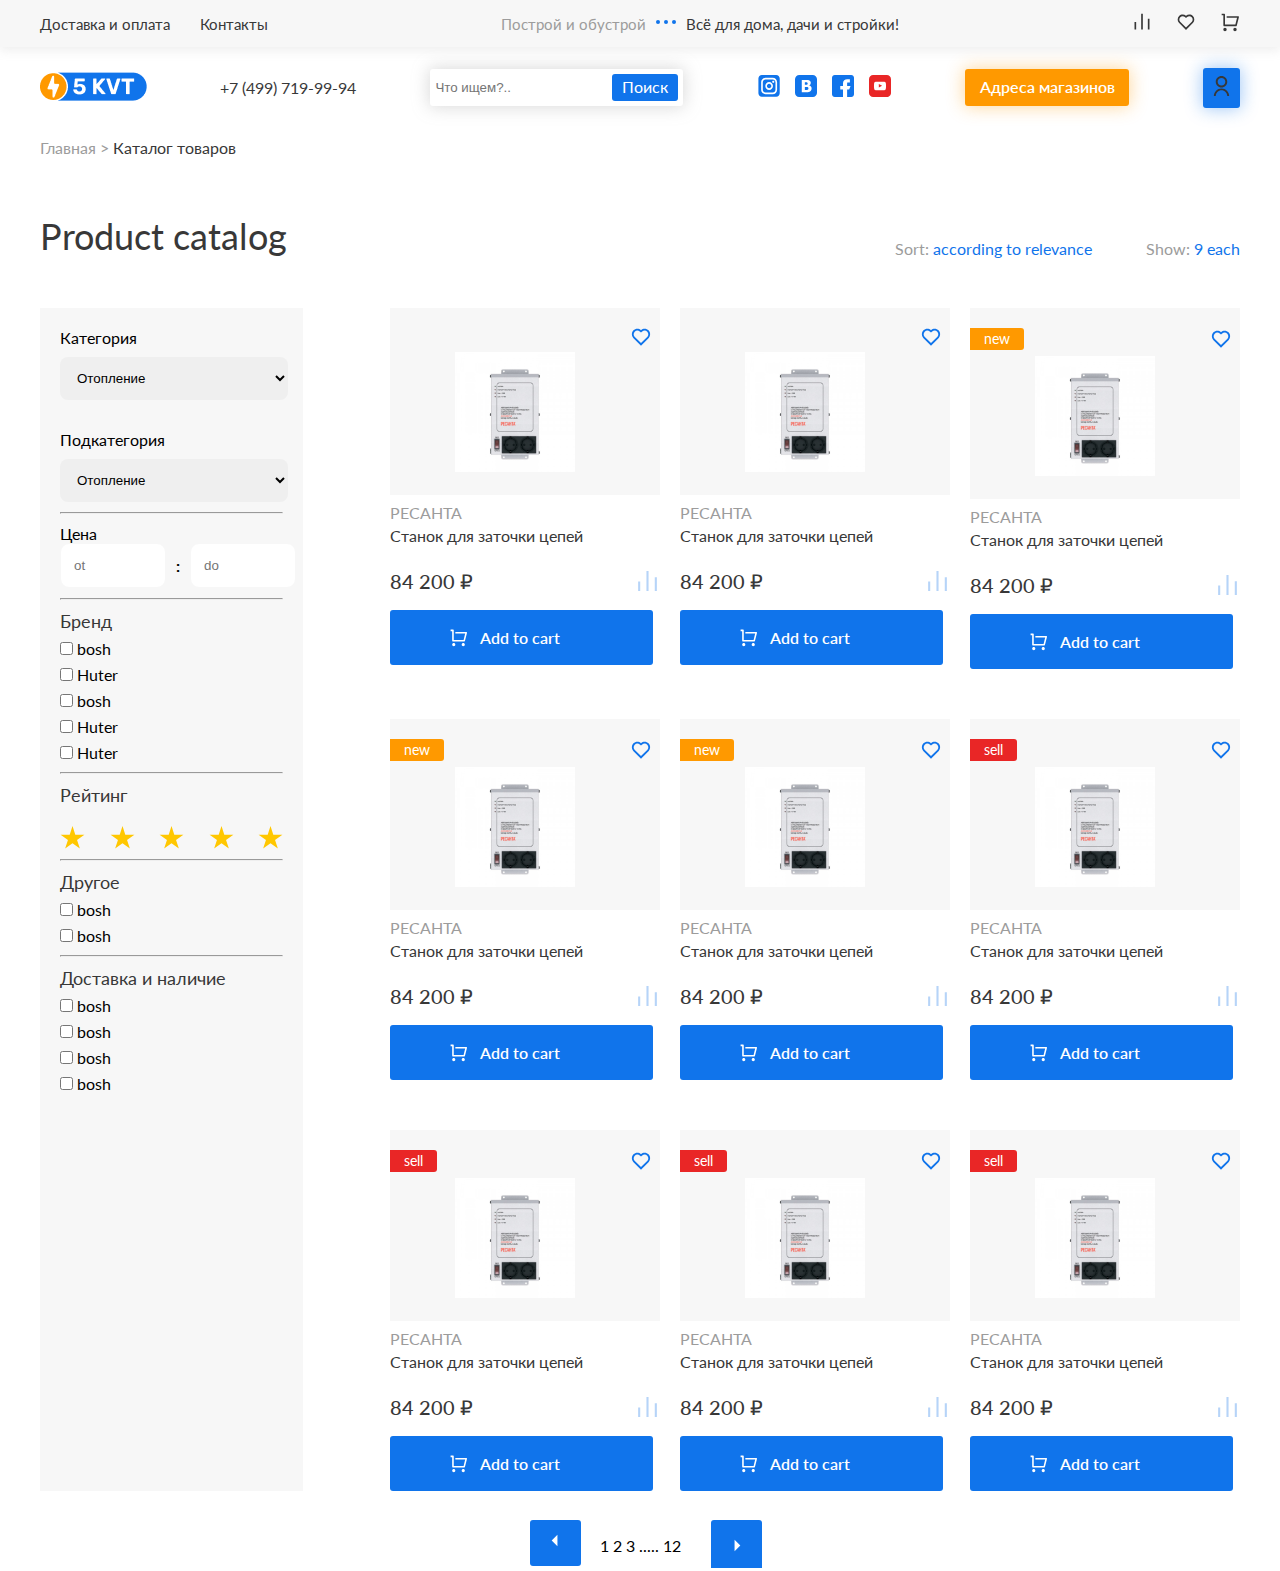
<file: catalog.html>
<!DOCTYPE html>
<html lang="en">

<head>
    <meta charset="UTF-8" />
    <meta name="viewport" content="width=device-width, initial-scale=1.0" />
    <link rel="stylesheet" href="./css/main.css" />
    <title>Document</title>
</head>

<body>
  <body>
  <!-- header part -->
  <header>
    <section class="header__top">
      <div class="container">
        <!-- header top wrapper  -->
        <div class="header__top-block">
          <!-- header top address  and contact  -->
          <ul class="header__top-link">
            <li class="header__top-item">
              <a href="#home">Доставка и оплата</a>
            </li>
            <li class="header__top-item">
              <a href="#home">Контакты</a>
            </li>
          </ul>
          <!-- header top  center  -->
          <div class="header__top-center">
            <span class="header__top-text">Построй и обустрой</span>
            <div class="header__top-dots">
              <span class="header__top-dot"></span>
              <span class="header__top-dot"></span>
              <span class="header__top-dot"></span>
            </div>
            <span class="header__top-text2">Всё для дома, дачи и стройки!</span>
          </div>
          <!-- header top right  -->
          <div class="header__top-right">
            <a href="#">
              <img src="./imgs/chart.svg" alt="Chart">
            </a>
            <a href="#home">
              <img src="./imgs/likes.svg" alt="">
            </a>
            <a href="#home">
              <img src="./imgs/trash.svg" alt="">
            </a>
          </div>

        </div>
      </div>
    </section>
    <!-- sevtion header  top finished  -->

    <!-- section headder top start  -->
    <section class="header__nav">
      <div class="container">
        <nav>
          <!-- header nav wrapper  -->
          <ul class="header__nav-items">
            <!-- header nav item logo 1 -->
            <li id="order" class="nav__logo-togle">
              <a class="nav__item-imgs" href="index.html">
                <img src="./imgs/brand-logo.png" alt="5KVT logo">
              </a>
              <!-- menu min width view  7-->
              <div id="order" class="nav__item-togle">
                <a class="nav__togle-icon" href="#home">
                  <img src="./imgs/chart.svg" alt="icon">
                </a>
                <a class="nav__togle-icon" href="#home">
                  <img src="./imgs/likes.svg" alt="icon">
                </a>
                <a class="nav__togle-icon" href="#home">
                  <img src="./imgs/trash.svg" alt="icon">
                </a>
                <a class="nav__togle-icon" href="#home">
                  <img src="./imgs/user-black.svg" alt="icon">
                </a>
                <a class="nav__togle-icon togle-primary" href="#home">
                  <img src="./imgs/menu-btn.png" alt="icon">
                </a>
              </div>
            </li>
            <!-- header item phone 2 -->
            <li id="order" class="nav__item-contact">
              <a class="nav__item" href="tel:+7 (499) 719-99-94">
                +7 (499) 719-99-94
              </a>
              <a class="nav__item-email" href="mailto:info@5kvt.ru">info@5kvt.ru</a>
            </li>
            <!-- header nav search action  3-->
            <li id="order" class="nav__item nav__item-search">
              <input class="nav__action-search" type="search" placeholder="Что ищем?..">
              <span class="nav__item-action">Поиск</span>
            </li>
            <!-- header nav social network icon 4 -->
            <li id="order" class="nav__item-social">
              <a class="nav__item-icon" href="#home">
                <img src="./imgs/nav-instagram.svg" alt="instagram icon">
              </a>
              <a class="nav__item-icon" href="#home">
                <img src="./imgs/nav-b.svg" alt="b icon">
              </a>
              <a class="nav__item-icon" href="#home">
                <img src="./imgs/nav-facebook.svg" alt="facebook  icon">
              </a>
              <a class="nav__item-icon" href="#home">
                <img src="./imgs/nav-youtube.svg" alt="yourube  icon">
              </a>
            </li>
            <!-- header nav action address  5-->

            <li id="order" class="nav__actions">
              <a href="#home" class="nav__action">
                Адреса магазинов
              </a>
            </li>
            <!-- nav user action  6-->
            <li id="order" class="nav__user-primary">
              <a class="nav__user-icon" href="#home">
                <img src="./imgs/user.svg" alt="">
              </a>
            </li>
          </ul>
        </nav>
      </div>
    </section>
  </header>
    <main class="catalog__main">
        <section class="catalog__hero">
            <div class="container">
                <div class="catalog__hero_block">
                    <p class="catalog__hero_text">
                        Главная > <span class="catalog__hero_span">Каталог товаров</span>
                    </p>
                    <div class="catalog__hero_title_block">
                        <h2 class="catalog__hero_block_title">Product catalog</h2>
                        <div class="catalog__item_hero_block">
                            <div class="catalog_hero_spans">
                                <div class="sppa">
                                    <span class="catalog__hero_text"> Sort:</span>
                                    <span class="catal__spa nn"> according to relevance</span>
                                </div>
                                <img class="catalog__img_button" src="./imgs/catalog_header_button.svg" alt="img" />
                            </div>
                            <div class="catalog__hero_span_block">
                                <span class="catalog__hero_text ml">Show:</span>
                                <span class="catal__spa"> 9 each</span>
                            </div>
                        </div>
                    </div>
                </div>
            </div>
        </section>
        <section class="catalog__prodac">
            <div class="container">
                <div class="catalog__praduc_block">
                    <ul class="catalog__praduc_list">
                        <li class="catalog__prodac_item">
                            <div class="catalog__pradac_item_img_block">
                                <div class="catalog_praductt">
                                    <span class="catalog__praduc__item_span">new</span>
                                    <img class="nnnn" src="./imgs/catalog_praduck_item.svg" alt="lin7k" />
                                </div>
                                <img class="catalog__pradac_item_img" src="./imgs/catalog_ul_mobile.png" alt="img" />
                            </div>
                            <h3 class="catalog__praduc__item_title">РЕСАНТА</h3>
                            <p class="catalog__praduck__item_text">
                                Стабилизатор <br /> напряжения
                            </p>
                            <h2 class="catalog__item_button_title">7 185 ₽</h2>
                            <div class="catalog__item_block_link">
                                <a class="catalog__item_link" href="#"> Add to cart</a>
                                <a class="catalog__item_link_" href="#">|||</a>
                            </div>
                        </li>
                        <li class="catalog__prodac_item">
                            <div class="catalog__pradac_item_img_block">
                                <div class="catalog_praductt">
                                    <span class="catalog__praduc__item_span red">sell</span>
                                    <img class="nnnn" src="./imgs/catalog_praduck_item.svg" alt="lin7k" />
                                </div>
                                <img class="catalog__pradac_item_img" src="./imgs/catalog_ul_mobile.png" alt="img" />
                            </div>
                            <h3 class="catalog__praduc__item_title">РЕСАНТА</h3>
                            <p class="catalog__praduck__item_text">Стабилизатор</p>
                            <div class="catalog__pradact_item_buton_title_block">
                                <h2 class="catalog__item_button_title">84 200 ₽</h2>
                                <h2 class="catalog__item_button_title active">84 200 ₽</h2>
                            </div>
                            <div class="catalog__item_block_link">
                                <a class="catalog__item_link" href="#"> Add to cart</a>
                                <a class="catalog__item_link_" href="#">|||</a>
                            </div>
                        </li>
                        <li class="catalog__prodac_item">
                            <div class="catalog__pradac_item_img_block">
                                <div class="catalog_praductt">
                                    <span class="catalog__praduc__item_span">new</span>
                                    <img class="nnnn" src="./imgs/catalog_praduck_item.svg" alt="lin7k" />
                                </div>
                                <img class="catalog__pradac_item_img" src="./imgs/catalog_ul_mobile.png" alt="img" />
                            </div>
                            <h3 class="catalog__praduc__item_title">РЕСАНТА</h3>
                            <p class="catalog__praduck__item_text">
                                Стабилизатор <br /> напряжения
                            </p>
                            <h2 class="catalog__item_button_title">7 185 ₽</h2>
                            <div class="catalog__item_block_link">
                                <a class="catalog__item_link" href="#"> Add to cart</a>
                                <a class="catalog__item_link_" href="#">|||</a>
                            </div>
                        </li>
                        <li class="catalog__prodac_item">
                            <div class="catalog__pradac_item_img_block">
                                <div class="catalog_praductt">
                                    <span class="catalog__praduc__item_span red">sell</span>
                                    <img class="nnnn" src="./imgs/catalog_praduck_item.svg" alt="lin7k" />
                                </div>
                                <img class="catalog__pradac_item_img" src="./imgs/catalog_ul_mobile.png" alt="img" />
                            </div>
                            <h3 class="catalog__praduc__item_title">РЕСАНТА</h3>
                            <p class="catalog__praduck__item_text">Стабилизатор</p>
                            <div class="catalog__pradact_item_buton_title_block">
                                <h2 class="catalog__item_button_title">84 200 ₽</h2>
                                <h2 class="catalog__item_button_title active">84 200 ₽</h2>
                            </div>
                            <div class="catalog__item_block_link">
                                <a class="catalog__item_link" href="#"> Add to cart</a>
                                <a class="catalog__item_link_" href="#">|||</a>
                            </div>
                        </li>
                        <li class="catalog__prodac_item">
                            <div class="catalog__pradac_item_img_block">
                                <div class="catalog_praductt">
                                    <span class="catalog__praduc__item_span">new</span>
                                    <img class="nnnn" src="./imgs/catalog_praduck_item.svg" alt="lin7k" />
                                </div>
                                <img class="catalog__pradac_item_img" src="./imgs/catalog_ul_mobile.png" alt="img" />
                            </div>
                            <h3 class="catalog__praduc__item_title">РЕСАНТА</h3>
                            <p class="catalog__praduck__item_text">
                                Стабилизатор <br /> напряжения
                            </p>
                            <h2 class="catalog__item_button_title">7 185 ₽</h2>
                            <div class="catalog__item_block_link">
                                <a class="catalog__item_link" href="#"> Add to cart</a>
                                <a class="catalog__item_link_" href="#">|||</a>
                            </div>
                        </li>
                        <li class="catalog__prodac_item">
                            <div class="catalog__pradac_item_img_block">
                                <div class="catalog_praductt">
                                    <span class="catalog__praduc__item_span red">sell</span>
                                    <img class="nnnn" src="./imgs/catalog_praduck_item.svg" alt="lin7k" />
                                </div>
                                <img class="catalog__pradac_item_img" src="./imgs/catalog_ul_mobile.png" alt="img" />
                            </div>
                            <h3 class="catalog__praduc__item_title">РЕСАНТА</h3>
                            <p class="catalog__praduck__item_text">Стабилизатор</p>
                            <div class="catalog__pradact_item_buton_title_block">
                                <h2 class="catalog__item_button_title">84 200 ₽</h2>
                                <h2 class="catalog__item_button_title active">84 200 ₽</h2>
                            </div>
                            <div class="catalog__item_block_link">
                                <a class="catalog__item_link" href="#"> Add to cart</a>
                                <a class="catalog__item_link_" href="#">|||</a>
                            </div>
                        </li>
                        <li class="catalog__prodac_item">
                            <div class="catalog__pradac_item_img_block">
                                <div class="catalog_praductt">
                                    <span class="catalog__praduc__item_span">new</span>
                                    <img class="nnnn" src="./imgs/catalog_praduck_item.svg" alt="lin7k" />
                                </div>
                                <img class="catalog__pradac_item_img" src="./imgs/catalog_ul_mobile.png" alt="img" />
                            </div>
                            <h3 class="catalog__praduc__item_title">РЕСАНТА</h3>
                            <p class="catalog__praduck__item_text">
                                Стабилизатор <br /> напряжения
                            </p>
                            <h2 class="catalog__item_button_title">7 185 ₽</h2>
                            <div class="catalog__item_block_link">
                                <a class="catalog__item_link" href="#"> Add to cart</a>
                                <a class="catalog__item_link_" href="#">|||</a>
                            </div>
                        </li>
                        <li class="catalog__prodac_item">
                            <div class="catalog__pradac_item_img_block">
                                <div class="catalog_praductt">
                                    <span class="catalog__praduc__item_span red">sell</span>
                                    <img class="nnnn" src="./imgs/catalog_praduck_item.svg" alt="lin7k" />
                                </div>
                                <img class="catalog__pradac_item_img" src="./imgs/catalog_ul_mobile.png" alt="img" />
                            </div>
                            <h3 class="catalog__praduc__item_title">РЕСАНТА</h3>
                            <p class="catalog__praduck__item_text">Стабилизатор</p>
                            <div class="catalog__pradact_item_buton_title_block">
                                <h2 class="catalog__item_button_title">84 200 ₽</h2>
                                <h2 class="catalog__item_button_title active">84 200 ₽</h2>
                            </div>
                            <div class="catalog__item_block_link">
                                <a class="catalog__item_link" href="#"> Add to cart</a>
                                <a class="catalog__item_link_" href="#">|||</a>
                            </div>
                        </li>
                    </ul>
                    <div class="catalog__footer">
                        <a class="catalog__foter_link" href="#">1 2 3 ..... 12</a>
                    </div>
                    <div class="catalog__pradac_list_box_block">
                        <div class="catalog__rew_block">
                            <label for="sel">Категория</label>
                            <select class="kategoriya" name="sel" id="sel">
                  <option value="sel">Отопление</option>
                  <option value="sele">Отопление</option>
                  <option value="sele">Отопление</option>
                  <option value="sele">Отопление</option>
                  <option value="sele">Отопление</option>
                  <option value="sele">Отопление</option>
                </select>
                            <label class="label__praduc" for="sele">Подкатегория</label>
                            <select class="Подкатегория" name="sele" id="sele">
                  <option value="sele">Отопление</option>
                  <option value="sele">Отопление</option>
                  <option value="sele">Отопление</option>
                  <option value="sele">Отопление</option>
                  <option value="sele">Отопление</option>
                </select>
                            <hr class="sel_hr">
                            <form action="sena">
                                <label for="sena">Цена</label>
                                <div class="catalog__box_form_">
                                    <input class="catalog_input" type="text" placeholder="ot" required>
                                    <strong>:</strong>
                                    <input class="catalog_input" type="text" placeholder="do" required>
                                </div>
                            </form>
                            <hr class="sel_hr">
                            <h3 class="ooo">Бренд</h3>
                            <form action="chec">
                                <input class="input_chek" type="checkbox">
                                <label for="#">bosh</label> <br>
                                <input class="input_chek" type="checkbox">
                                <label for="#">Huter</label> <br>
                                <input class="input_chek" type="checkbox">
                                <label for="#">bosh</label> <br>
                                <input class="input_chek" type="checkbox">
                                <label for="#">Huter</label> <br>
                                <input class="input_chek" type="checkbox">
                                <label for="#">Huter</label> <br>
                                <hr class="sel_hr">
                            </form>
                            <h3 class="ooo">Рейтинг</h3>
                            <div class="box__catalog_star_img_block">
                                <img src="./imgs/caatalog_star_img.svg" alt="star img">
                                <img src="./imgs/caatalog_star_img.svg" alt="star img">
                                <img src="./imgs/caatalog_star_img.svg" alt="star img">
                                <img src="./imgs/caatalog_star_img.svg" alt="star img">
                                <img src="./imgs/caatalog_star_img.svg" alt="star img">
                            </div>
                            <hr class="sel_hr">
                            <h3 class="ooo">Другое</h3>
                            <input class="input_chek" type="checkbox">
                            <label for="#">bosh</label> <br>
                            <input class="input_chek" type="checkbox">
                            <label for="#">bosh</label> <br>
                            <hr class="sel_hr">
                            <h3 class="ooo">Доставка и наличие</h3>
                            <input class="input_chek" type="checkbox">
                            <label for="#">bosh</label> <br>
                            <input class="input_chek" type="checkbox">
                            <label for="#">bosh</label> <br>
                            <input class="input_chek" type="checkbox">
                            <label for="#">bosh</label> <br>
                            <input class="input_chek" type="checkbox">
                            <label for="#">bosh</label> <br>
                        </div>
                        <ul class="catalog__list">
                            <li class="catalog__prodac_item">
                                <div class="catalog__pradac_item_img_block">
                                    <div class="catalog_praductt">
                                        <img class="nnnn" src="./imgs/catalog_praduck_item.svg" alt="lin7k" />
                                    </div>
                                    <img class="catalog__pradac_item_img" src="./imgs/catalog_ul_mobile.png" alt="img" />
                                </div>
                                <h3 class="catalog__praduc__item_title">РЕСАНТА</h3>
                                <p class="catalog__praduck__item_text">
                                    Станок для заточки цепей
                                </p>
                                <div class="catalog__pradact_item_buton_title_block">
                                    <h2 class="catalog__item_button_title">84 200 ₽</h2>
                                    <a class="catalog__item_button_title active links_active"></a>
                                </div>
                                <div class="catalog__item_block_link">
                                    <a class="catalog__item_link" href="#"> Add to cart</a>
                                </div>
                            </li>
                            <li class="catalog__prodac_item">
                                <div class="catalog__pradac_item_img_block">
                                    <div class="catalog_praductt">
                                        <img class="nnnn" src="./imgs/catalog_praduck_item.svg" alt="lin7k" />
                                    </div>
                                    <img class="catalog__pradac_item_img" src="./imgs/catalog_ul_mobile.png" alt="img" />
                                </div>
                                <h3 class="catalog__praduc__item_title">РЕСАНТА</h3>
                                <p class="catalog__praduck__item_text">
                                    Станок для заточки цепей
                                </p>
                                <div class="catalog__pradact_item_buton_title_block">
                                    <h2 class="catalog__item_button_title">84 200 ₽</h2>
                                    <a class="catalog__item_button_title active links_active"></a>
                                </div>
                                <div class="catalog__item_block_link">
                                    <a class="catalog__item_link" href="#"> Add to cart</a>
                                </div>
                            </li>
                            <li class="catalog__prodac_item">
                                <div class="catalog__pradac_item_img_block">
                                    <div class="catalog_praductt">
                                        <span class="catalog__praduc__item_span">new</span>
                                        <img class="nnnn" src="./imgs/catalog_praduck_item.svg" alt="lin7k" />
                                    </div>
                                    <img class="catalog__pradac_item_img" src="./imgs/catalog_ul_mobile.png" alt="img" />
                                </div>
                                <h3 class="catalog__praduc__item_title">РЕСАНТА</h3>
                                <p class="catalog__praduck__item_text">
                                    Станок для заточки цепей
                                </p>
                                <div class="catalog__pradact_item_buton_title_block">
                                    <h2 class="catalog__item_button_title">84 200 ₽</h2>
                                    <a class="catalog__item_button_title active links_active"></a>
                                </div>
                                <div class="catalog__item_block_link">
                                    <a class="catalog__item_link" href="#"> Add to cart</a>
                                </div>
                            </li>
                            <li class="catalog__prodac_item">
                                <div class="catalog__pradac_item_img_block">
                                    <div class="catalog_praductt">
                                        <span class="catalog__praduc__item_span">new</span>
                                        <img class="nnnn" src="./imgs/catalog_praduck_item.svg" alt="lin7k" />
                                    </div>
                                    <img class="catalog__pradac_item_img" src="./imgs/catalog_ul_mobile.png" alt="img" />
                                </div>
                                <h3 class="catalog__praduc__item_title">РЕСАНТА</h3>
                                <p class="catalog__praduck__item_text">
                                    Станок для заточки цепей
                                </p>
                                <div class="catalog__pradact_item_buton_title_block">
                                    <h2 class="catalog__item_button_title">84 200 ₽</h2>
                                    <a class="catalog__item_button_title active links_active"></a>
                                </div>
                                <div class="catalog__item_block_link">
                                    <a class="catalog__item_link" href="#"> Add to cart</a>
                                </div>
                            </li>
                            <li class="catalog__prodac_item">
                                <div class="catalog__pradac_item_img_block">
                                    <div class="catalog_praductt">
                                        <span class="catalog__praduc__item_span">new</span>
                                        <img class="nnnn" src="./imgs/catalog_praduck_item.svg" alt="lin7k" />
                                    </div>
                                    <img class="catalog__pradac_item_img" src="./imgs/catalog_ul_mobile.png" alt="img" />
                                </div>
                                <h3 class="catalog__praduc__item_title">РЕСАНТА</h3>
                                <p class="catalog__praduck__item_text">
                                    Станок для заточки цепей
                                </p>
                                <div class="catalog__pradact_item_buton_title_block">
                                    <h2 class="catalog__item_button_title">84 200 ₽</h2>
                                    <a class="catalog__item_button_title active links_active"></a>
                                </div>
                                <div class="catalog__item_block_link">
                                    <a class="catalog__item_link" href="#"> Add to cart</a>
                                </div>
                            </li>
                            <li class="catalog__prodac_item">
                                <div class="catalog__pradac_item_img_block">
                                    <div class="catalog_praductt">
                                        <span class="catalog__praduc__item_span red">sell</span>
                                        <img class="nnnn" src="./imgs/catalog_praduck_item.svg" alt="lin7k" />
                                    </div>
                                    <img class="catalog__pradac_item_img" src="./imgs/catalog_ul_mobile.png" alt="img" />
                                </div>
                                <h3 class="catalog__praduc__item_title">РЕСАНТА</h3>
                                <p class="catalog__praduck__item_text">
                                    Станок для заточки цепей
                                </p>
                                <div class="catalog__pradact_item_buton_title_block">
                                    <h2 class="catalog__item_button_title">84 200 ₽</h2>
                                    <a class="catalog__item_button_title active links_active"></a>
                                </div>
                                <div class="catalog__item_block_link">
                                    <a class="catalog__item_link" href="#"> Add to cart</a>
                                </div>
                            </li>
                            <li class="catalog__prodac_item">
                                <div class="catalog__pradac_item_img_block">
                                    <div class="catalog_praductt">
                                        <span class="catalog__praduc__item_span red">sell</span>
                                        <img class="nnnn" src="./imgs/catalog_praduck_item.svg" alt="lin7k" />
                                    </div>
                                    <img class="catalog__pradac_item_img" src="./imgs/catalog_ul_mobile.png" alt="img" />
                                </div>
                                <h3 class="catalog__praduc__item_title">РЕСАНТА</h3>
                                <p class="catalog__praduck__item_text">
                                    Станок для заточки цепей
                                </p>
                                <div class="catalog__pradact_item_buton_title_block">
                                    <h2 class="catalog__item_button_title">84 200 ₽</h2>
                                    <a class="catalog__item_button_title active links_active"></a>
                                </div>
                                <div class="catalog__item_block_link">
                                    <a class="catalog__item_link" href="#"> Add to cart </a>
                                </div>
                            </li>
                            <li class="catalog__prodac_item">
                                <div class="catalog__pradac_item_img_block">
                                    <div class="catalog_praductt">
                                        <span class="catalog__praduc__item_span red">sell</span>
                                        <img class="nnnn" src="./imgs/catalog_praduck_item.svg" alt="lin7k" />
                                    </div>
                                    <img class="catalog__pradac_item_img" src="./imgs/catalog_ul_mobile.png" alt="img" />
                                </div>
                                <h3 class="catalog__praduc__item_title">РЕСАНТА</h3>
                                <p class="catalog__praduck__item_text">
                                    Станок для заточки цепей
                                </p>
                                <div class="catalog__pradact_item_buton_title_block">
                                    <h2 class="catalog__item_button_title">84 200 ₽</h2>
                                    <a class="catalog__item_button_title active links_active"></a>
                                </div>
                                <div class="catalog__item_block_link">
                                    <a class="catalog__item_link" href="#"> Add to cart</a>
                                </div>
                            </li>
                            <li class="catalog__prodac_item">
                                <div class="catalog__pradac_item_img_block">
                                    <div class="catalog_praductt">
                                        <span class="catalog__praduc__item_span red">sell</span>
                                        <img class="nnnn" src="./imgs/catalog_praduck_item.svg" alt="lin7k" />
                                    </div>
                                    <img class="catalog__pradac_item_img" src="./imgs/catalog_ul_mobile.png" alt="img" />
                                </div>
                                <h3 class="catalog__praduc__item_title">РЕСАНТА</h3>
                                <p class="catalog__praduck__item_text">
                                    Станок для заточки цепей
                                </p>
                                <div class="catalog__pradact_item_buton_title_block">
                                    <h2 class="catalog__item_button_title">84 200 ₽</h2>
                                    <a class="catalog__item_button_title active links_active"></a>
                                </div>
                                <div class="catalog__item_block_link">
                                    <a class="catalog__item_link" href="#"> Add to cart</a>
                                </div>
                            </li>
                        </ul>
                    </div>

                    <div class="catalogs">
                        <div class="catalog__footer catalog__footer_active">
                            <a class="catalog__foter_link" href="#">1 2 3 ..... 12</a>
                        </div>
                    </div>
                </div>
            </div>
        </section>
    </main>
</body>

</html>
</file>
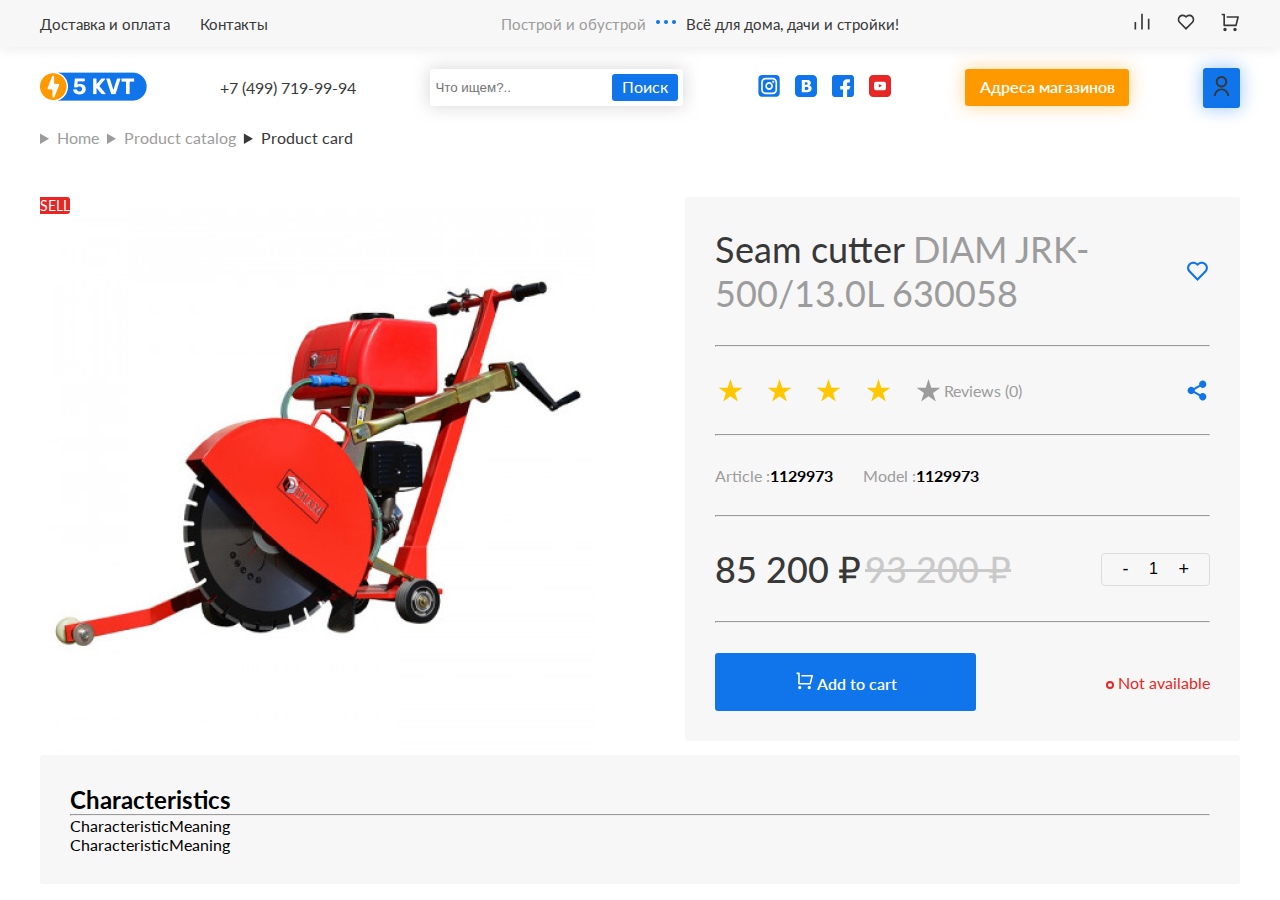
<file: product-detail.html>
<!DOCTYPE html>
<html lang="en">

<head>
  <meta charset="UTF-8" />
  <meta name="viewport" content="width=device-width, initial-scale=1.0" />
  <link rel="stylesheet" href="./css/main.css" />
  <title>Document</title>
</head>

<body>
 
  <!-- header part -->
  <header>
    <section class="header__top">
      <div class="container">
        <!-- header top wrapper  -->
        <div class="header__top-block">
          <!-- header top address  and contact  -->
          <ul class="header__top-link">
            <li class="header__top-item">
              <a href="#home">Доставка и оплата</a>
            </li>
            <li class="header__top-item">
              <a href="#home">Контакты</a>
            </li>
          </ul>
          <!-- header top  center  -->
          <div class="header__top-center">
            <span class="header__top-text">Построй и обустрой</span>
            <div class="header__top-dots">
              <span class="header__top-dot"></span>
              <span class="header__top-dot"></span>
              <span class="header__top-dot"></span>
            </div>
            <span class="header__top-text2">Всё для дома, дачи и стройки!</span>
          </div>
          <!-- header top right  -->
          <div class="header__top-right">
            <a href="#">
              <img src="./imgs/chart.svg" alt="Chart">
            </a>
            <a href="#home">
              <img src="./imgs/likes.svg" alt="">
            </a>
            <a href="#home">
              <img src="./imgs/trash.svg" alt="">
            </a>
          </div>

        </div>
      </div>
    </section>
    <!-- sevtion header  top finished  -->

    <!-- section headder top start  -->
    <section class="header__nav">
      <div class="container">
        <nav>
          <!-- header nav wrapper  -->
          <ul class="header__nav-items">
            <!-- header nav item logo 1 -->
            <li id="order" class="nav__logo-togle">
              <a class="nav__item-imgs" href="index.html">
                <img src="./imgs/brand-logo.png" alt="5KVT logo">
              </a>
              <!-- menu min width view  7-->
              <div id="order" class="nav__item-togle">
                <a class="nav__togle-icon" href="#home">
                  <img src="./imgs/chart.svg" alt="icon">
                </a>
                <a class="nav__togle-icon" href="#home">
                  <img src="./imgs/likes.svg" alt="icon">
                </a>
                <a class="nav__togle-icon" href="#home">
                  <img src="./imgs/trash.svg" alt="icon">
                </a>
                <a class="nav__togle-icon" href="#home">
                  <img src="./imgs/user-black.svg" alt="icon">
                </a>
                <a class="nav__togle-icon togle-primary" href="#home">
                  <img src="./imgs/menu-btn.png" alt="icon">
                </a>
              </div>
            </li>
            <!-- header item phone 2 -->
            <li id="order" class="nav__item-contact">
              <a class="nav__item" href="tel:+7 (499) 719-99-94">
                +7 (499) 719-99-94
              </a>
              <a class="nav__item-email" href="mailto:info@5kvt.ru">info@5kvt.ru</a>
            </li>
            <!-- header nav search action  3-->
            <li id="order" class="nav__item nav__item-search">
              <input class="nav__action-search" type="search" placeholder="Что ищем?..">
              <span class="nav__item-action">Поиск</span>
            </li>
            <!-- header nav social network icon 4 -->
            <li id="order" class="nav__item-social">
              <a class="nav__item-icon" href="#home">
                <img src="./imgs/nav-instagram.svg" alt="instagram icon">
              </a>
              <a class="nav__item-icon" href="#home">
                <img src="./imgs/nav-b.svg" alt="b icon">
              </a>
              <a class="nav__item-icon" href="#home">
                <img src="./imgs/nav-facebook.svg" alt="facebook  icon">
              </a>
              <a class="nav__item-icon" href="#home">
                <img src="./imgs/nav-youtube.svg" alt="yourube  icon">
              </a>
            </li>
            <!-- header nav action address  5-->
            
            <li id="order" class="nav__actions">
              <a href="#home" class="nav__action">
                Адреса магазинов
              </a>
            </li>
            <!-- nav user action  6-->
            <li id="order" class="nav__user-primary">
              <a class="nav__user-icon" href="#home">
                <img src="./imgs/user.svg" alt="">
              </a>
            </li>
          </ul>
        </nav>
      </div>
    </section>
  </header>




  <main class="main">
    <section class="hiro">
      <div class="container">
        <div class="hiro__block">
          <div class="teg">
            <details class="details">
              <summary>
                Home
              </summary>
              <p>
                Lorem ipsum dolor sit amet consectetur adipisicing elit. Impedit illo quae veniam dolor eligendi rem!
              </p>

            </details>
            <details class="details">
              <summary>
                Product catalog
              </summary>
              <p>
                Lorem ipsum dolor sit amet consectetur adipisicing elit. Molestias natus nesciunt doloribus blanditiis
                voluptate ab quidem culpa magnam. Iure quisquam quibusdam perspiciatis error numquam saepe laborum
                sapiente repellat. Excepturi, nisi.
              </p>
            </details>
            <details class="detailss">
              <summary>
                Product card
              </summary>
              <p>
                Lorem ipsum, dolor sit amet consectetur adipisicing elit. Iste commodi aperiam doloremque. Neque, cum.
                Illo, porro ea. Aliquid dolor repellat eveniet deleniti dignissimos nesciunt odio odit, porro,
                corporis quae deserunt?
              </p>
            </details>
          </div>

          <div class="hiro__content">
            <!-- <div class="hiro__model">
              <div class="hiro__text_block">
                <p class="hiro__model_text">
                  Article :
                </p>
                <strong class="hiro__strong">
                  1129973
                </strong>
              </div>
              <div class="hiro__text_block">
                <p class="hiro__model_text">
                  Model :
                </p>
                <strong class="hiro__strong">
                  1129973
                </strong>
              </div>
            </div> -->
            <!-- <div class="hiro__hiro">

              <a class="hiro__btn" href="#">
                SELL
              </a>
              <img class="hiro__img" src="./imgs/12018261-450x450.png" alt="">
              <strong class="hiro__no">
                Not available
              </strong>
            </div> -->
            <div class="tegg">
              <a class="hiro__btn" href="#">
                SELL
              </a>
              <img class="hiro__img" src="./imgs/12018261-450x450 (1).png" alt="">
            </div>
            <ul class="hiro__list">
              <li class="hiro__item">
                <div class="ipppp">

                  <strong class="IP">
                    Seam cutter
                    <span class="ipp">
                      DIAM JRK-500/13.0L 630058
                    </span>
                  </strong>
                  <img src="./imgs/like.love.svg" alt="">
                </div>
                <hr class="hr">
                <div class="ippp">
                  <div class="tt">
                    <img src="./imgs/yulduzla.svg" alt="">
                    <p class="hiro__text">
                      Reviews (0)
                    </p>
                  </div>
                  <img src="./imgs/Pereslat.svg" alt="">

                </div>
                <hr class="hr">
                <div class="hiro__model">
                  <div class="hiro__text_block">
                    <p class="hiro__model_text">
                      Article :
                    </p>
                    <strong class="hiro__strong">
                      1129973
                    </strong>
                  </div>
                  <div class="hiro__text_block">
                    <p class="hiro__model_text">
                      Model :
                    </p>
                    <strong class="hiro__strong">
                      1129973
                    </strong>
                  </div>
                </div>
                <hr class="hr">
                <div class="price-container">
                  <div class="prices">
                    <span class="price old-price">85 200 ₽</span>
                    <span class="price new-price">93 200 ₽</span>
                  </div>

                  <div class="quantity-selector">
                    <button class="quantity-btn">-</button>
                    <input type="text" class="quantity-input" value="1">
                    <button class="quantity-btn">+</button>
                  </div>
                </div>
                <hr class="hr">
                <div class="hiro__blocck">
                  <a class="hiro__link" href="#">
                    <img src="./imgs/savat.svg" alt="">
                    Add to cart

                  </a>
                  <a class="hiro__sub_link" href="#">
                    <img src="./imgs/dumalo.svg" alt="">
                    Not available
                  </a>
                </div>
              </li>
            </ul>


          </div>

        </div>
      </div>
    </section>
    <section class="box">
      <div class="container">
        <div class="box__block">
          <div class="box__content">
            <ul class="box__list">
              <h2 class="box__title">
                Characteristics
              </h2>

              <hr class="hr">
              <li class="box__item">
                  <div class="box__top">
                    <p class="box__text">
                      Characteristic
                    </p>
                    <p class="box__sub_title">
                      Meaning
                    </p>
                  </div>

              </li>
              <li class="box__sub_item">
                <div class="box__right">
                  <div class="box__top">
                    <p class="box__text">
                      Characteristic
                    </p>
                    <p class="box__sub_title">
                      Meaning
                    </p>
                  </div>
                </div>
              </li>
            </ul>
          </div>
        </div>
      </div>
    </section>
  </main>
</body>

</html>
</file>
<file: css/main.css>
@charset "UTF-8";
@import url("https://fonts.googleapis.com/css2?family=Lato:ital,wght@0,100;0,300;0,400;0,700;0,900;1,100;1,300;1,400;1,700;1,900&display=swap");
@import url("https://fonts.googleapis.com/css2?family=Fraunces:ital,opsz,wght@0,9..144,100..900;1,9..144,100..900&family=Lato:ital,wght@0,100;0,300;0,400;0,700;0,900;1,100;1,300;1,400;1,700;1,900&display=swap");
:root {
  --blue: #1074eb;
  --orange: #f90;
  --red: #e92626;
  --black: #383838;
  --gray-strong: #9c9c9c;
  --light-gray: #f7f7f7;
  --white: #fff;
  --gray: #c9c9c9;
}

:root {
  --font-family: "Lato", sans-serif;
}

html {
  -webkit-box-sizing: border-box;
          box-sizing: border-box;
  scroll-behavior: smooth;
}

*,
*::before,
*::after {
  -webkit-box-sizing: inherit;
          box-sizing: inherit;
  margin: 0;
  padding: 0;
}

html,
body {
  height: 100%;
  font-family: var(--font-family);
  font-size: 16px;
  font-weight: 400;
}

ul,
ol {
  list-style: none;
}

a {
  text-decoration: none;
  color: inherit;
}

button,
input {
  background: transparent;
  border: none;
  outline: none;
}

.container {
  width: 100%;
  max-width: 1240px;
  margin: 0 auto;
  padding: 0 20px;
}

.header {
  padding: 20px 0;
}

.header__top {
  background: var(--light-gray);
  display: none;
  -webkit-box-shadow: 0 3px 10px rgba(172, 171, 171, 0.2156862745);
          box-shadow: 0 3px 10px rgba(172, 171, 171, 0.2156862745);
}

.header__top-block {
  display: -webkit-box;
  display: -ms-flexbox;
  display: flex;
  -webkit-box-pack: justify;
      -ms-flex-pack: justify;
          justify-content: space-between;
  -webkit-box-align: center;
      -ms-flex-align: center;
          align-items: center;
  padding: 12px 0;
}

.header__top-link {
  display: -webkit-box;
  display: -ms-flexbox;
  display: flex;
  gap: 30px;
}

.header__top-center {
  display: -webkit-box;
  display: -ms-flexbox;
  display: flex;
  gap: 10px;
}

.header__top-text {
  font-size: 15px;
  color: var(--gray-strong);
}

.header__top-item {
  font-size: 15px;
  color: var(--black);
}

.header__top-text2 {
  font-size: 15px;
  color: var(--black);
}

.header__top-right {
  display: -webkit-box;
  display: -ms-flexbox;
  display: flex;
  gap: 24px;
}

.header__top-right a img {
  width: 20px;
  height: 20px;
}

.header__top-dots {
  display: -webkit-box;
  display: -ms-flexbox;
  display: flex;
  gap: 4px;
  padding-top: 5px;
}

.header__top-dot {
  background-color: var(--blue);
  width: 4px;
  height: 4px;
  border-radius: 50%;
}

.header__nav-items {
  display: -webkit-box;
  display: -ms-flexbox;
  display: flex;
  -ms-flex-wrap: wrap;
      flex-wrap: wrap;
  padding-top: 20px;
  padding-bottom: 22px;
  width: 100%;
}

.header__nav-items li {
  display: -webkit-box;
  display: -ms-flexbox;
  display: flex;
  -webkit-box-align: center;
      -ms-flex-align: center;
          align-items: center;
}

.nav__item-imgs {
  width: 106px;
  -o-object-fit: cover;
     object-fit: cover;
}

.nav__logo-togle {
  width: 100%;
  padding-bottom: 15px;
  -webkit-box-pack: justify;
      -ms-flex-pack: justify;
          justify-content: space-between;
  border-bottom: 1px solid var(--gray);
}

.nav__item-togle {
  display: -webkit-box;
  display: -ms-flexbox;
  display: flex;
  gap: 20px;
  -webkit-box-align: center;
      -ms-flex-align: center;
          align-items: center;
}

.nav__item-contact {
  display: -webkit-box;
  display: -ms-flexbox;
  display: flex;
  -webkit-box-pack: justify;
      -ms-flex-pack: justify;
          justify-content: space-between;
  width: 100%;
  padding: 16px 0;
  font-weight: 400;
  font-size: 16px;
  color: var(--black);
}

.nav__item-email {
  font-weight: 400;
  font-size: 16px;
  color: var(--black);
}

.nav__item-search {
  min-width: 100%;
  border: 1px solid var(--gray);
  border-radius: 3px;
  max-width: 292px;
  padding: 5px;
  display: -webkit-box;
  display: -ms-flexbox;
  display: flex;
  -webkit-box-shadow: 0 0 17px 1px rgba(154, 154, 154, 0.3725490196);
          box-shadow: 0 0 17px 1px rgba(154, 154, 154, 0.3725490196);
  -webkit-box-flex: 2;
      -ms-flex-positive: 2;
          flex-grow: 2;
}

.nav__action-search {
  display: -webkit-box;
  display: -ms-flexbox;
  display: flex;
  width: 100%;
  height: 100%;
  color: var(--black);
  -webkit-box-flex: 1;
      -ms-flex-positive: 1;
          flex-grow: 1;
}

.nav__action-search::-webkit-search-cancel-button {
  display: none;
}

.nav__action-search input::-webkit-input-placeholder {
  color: var(--gray-strong);
}

.nav__action-search input::-moz-placeholder {
  color: var(--gray-strong);
}

.nav__action-search input:-ms-input-placeholder {
  color: var(--gray-strong);
}

.nav__action-search input::-ms-input-placeholder {
  color: var(--gray-strong);
}

.nav__action-search input::placeholder {
  color: var(--gray-strong);
}

.nav__item-action {
  cursor: pointer;
  padding: 3px 10px 5px 10px;
  border-radius: 3px;
  background: var(--blue);
  color: var(--white);
}

.nav__item-social {
  display: none !important;
  gap: 15px;
}

.nav__actions {
  display: none !important;
}

.nav__action {
  -webkit-box-shadow: 0 0 17px 1px rgba(253, 167, 39, 0.436);
          box-shadow: 0 0 17px 1px rgba(253, 167, 39, 0.436);
}

.nav__action {
  font-weight: 600;
  color: var(--white);
  border-radius: 3px;
  background: var(--orange);
  padding: 8px 14px 10px 15px;
}

.nav__user-icon {
  padding: 7px;
  border-radius: 3px;
  background: var(--blue);
  -webkit-box-shadow: 0 0 17px 1px rgba(16, 115, 235, 0.3882352941);
          box-shadow: 0 0 17px 1px rgba(16, 115, 235, 0.3882352941);
}

.nav__user-icon img {
  width: 23px;
  height: 23px;
}

.nav__user-primary {
  display: none !important;
}

#order:nth-child(1) {
  -webkit-box-ordinal-group: 0;
      -ms-flex-order: -1;
          order: -1;
}

#order:nth-child(7) {
  -webkit-box-ordinal-group: 0;
      -ms-flex-order: -1;
          order: -1;
}

.bar {
  display: none;
}

.bar__block {
  display: -webkit-box;
  display: -ms-flexbox;
  display: flex;
}

.bar__catolog {
  font-family: var(--font-family);
  font-weight: 600;
  font-size: 16px;
  color: var(--white);
  background: var(--blue);
  border-radius: 3px;
  padding: 15px 15px 15px 55px;
  position: relative;
}

.bar__catolog::before {
  position: absolute;
  content: "";
  background-image: url(../../../imgs/catalog-btn.svg);
  background-repeat: no-repeat;
  background-position: 100%;
  background-size: cover;
  width: 25px;
  height: 25px;
  top: 15px;
  left: 15px;
}

.bar__items {
  width: 100%;
  display: -webkit-box;
  display: -ms-flexbox;
  display: flex;
  -webkit-box-pack: justify;
      -ms-flex-pack: justify;
          justify-content: space-between;
  -webkit-box-align: center;
      -ms-flex-align: center;
          align-items: center;
  padding: 18px 15px;
  background: var(--light-gray);
  border-radius: 3px;
  overflow-x: hidden;
}

.bar__item-link {
  font-weight: 400;
  font-size: 16px;
  color: var(--black);
}

@media screen and (min-width: 767px) {
  .nav__actions {
    display: -webkit-box !important;
    display: -ms-flexbox !important;
    display: flex !important;
    -webkit-box-ordinal-group: 0;
        -ms-flex-order: -1;
            order: -1;
    max-width: 33%;
    margin-left: auto;
  }
  .nav__item-contact {
    max-width: 40%;
    display: -webkit-box;
    display: -ms-flexbox;
    display: flex;
    -webkit-box-pack: end;
        -ms-flex-pack: end;
            justify-content: end;
    gap: 20px;
    margin-left: auto;
    -ms-flex-negative: 0;
        flex-shrink: 0;
  }
  .nav__item-social {
    display: -webkit-box !important;
    display: -ms-flexbox !important;
    display: flex !important;
    -webkit-box-ordinal-group: 0;
        -ms-flex-order: -1;
            order: -1;
    max-width: 33%;
  }
  .nav__actions {
    margin-right: auto;
  }
}
@media screen and (min-width: 922px) {
  .header__top {
    display: -webkit-box;
    display: -ms-flexbox;
    display: flex;
  }
  .header__nav-items {
    display: -webkit-box;
    display: -ms-flexbox;
    display: flex;
    -webkit-box-align: center;
        -ms-flex-align: center;
            align-items: center;
    padding: 15px 0;
    -webkit-box-pack: justify;
        -ms-flex-pack: justify;
            justify-content: space-between;
  }
  .header__nav-items [style*=order],
  .header__nav-items [id^=order] {
    -webkit-box-ordinal-group: initial !important;
        -ms-flex-order: initial !important;
            order: initial !important;
  }
  .nav__actions {
    display: -webkit-box !important;
    display: -ms-flexbox !important;
    display: flex !important;
  }
  .nav__item-togle,
  .nav__item-email {
    display: none;
  }
  .nav__item-social {
    display: -webkit-box !important;
    display: -ms-flexbox !important;
    display: flex !important;
  }
  .nav__logo-togle {
    width: 100%;
    padding: 0;
    border-bottom: 1px solid var(--gray);
  }
  #order {
    min-width: -webkit-fit-content;
    min-width: -moz-fit-content;
    min-width: fit-content;
    max-width: -webkit-fit-content;
    max-width: -moz-fit-content;
    max-width: fit-content;
    margin: 0;
    border: none;
  }
  .nav__user-primary {
    display: -webkit-box !important;
    display: -ms-flexbox !important;
    display: flex !important;
  }
  .bar {
    display: -webkit-box;
    display: -ms-flexbox;
    display: flex;
  }
}
.hero__block {
  display: -webkit-box;
  display: -ms-flexbox;
  display: flex;
  -webkit-box-orient: vertical;
  -webkit-box-direction: normal;
      -ms-flex-direction: column;
          flex-direction: column;
  padding-top: 32px;
  position: relative;
}

.hero__block::before {
  position: absolute;
  content: "";
  background: #eef1f8;
  width: 100%;
  height: calc(100% - 81px);
  top: 0;
  left: 0;
  z-index: -1;
  border-radius: 3px;
}

.hero__title {
  font-weight: 900;
  font-size: 48px;
  text-align: center;
  color: var(--black);
  margin-bottom: 24px;
}

.hero__desccription {
  margin: 0 auto;
  font-weight: 400;
  font-size: 18px;
  text-align: center;
  color: var(--gray-strong);
}

.hero__imgs img {
  width: 100%;
  height: auto;
  -o-object-fit: contain;
     object-fit: contain;
}

.hero__action {
  display: -webkit-box;
  display: -ms-flexbox;
  display: flex;
  margin-top: 32px;
  gap: 16px;
}

.hero__btn {
  display: block;
  font-weight: 600;
  font-size: 16px;
  text-align: center;
  padding: 16px 16px;
  border-radius: 3px;
  color: var(--white);
  background: var(--blue);
  -webkit-box-flex: 1;
      -ms-flex-positive: 1;
          flex-grow: 1;
  max-width: 225px;
}

.hero__action-btn {
  background: var(--blue);
  border-radius: 3px;
  width: 51px;
  height: 51px;
  -ms-flex-negative: 0;
      flex-shrink: 0;
}

.catalog__hero_text {
  margin-top: 10px;
  font-family: var(--font-family);
  font-weight: 400;
  font-size: 16px;
  color: var(--gray-strong);
  margin-bottom: 50px;
}

.catalog__hero_span {
  font-family: var(--font-family);
  font-weight: 400;
  font-size: 16px;
  color: var(--black);
}

.catalog__hero_block_title {
  font-family: var(--font-family);
  font-weight: 400;
  font-size: 36px;
  color: var(--black);
}

.catalog__item_hero_block {
  margin-top: 32px;
}

.catal__spa {
  font-family: var(--font-family);
  font-weight: 400;
  font-size: 16px;
  color: var(--blue);
}

.catalog_hero_spans {
  display: -webkit-box;
  display: -ms-flexbox;
  display: flex;
  -webkit-box-pack: justify;
      -ms-flex-pack: justify;
          justify-content: space-between;
  -webkit-box-align: center;
      -ms-flex-align: center;
          align-items: center;
}

.catalog__hero_span_block {
  display: none;
}

@media (min-width: 768px) {
  .catalog__hero_text {
    margin-top: 10px;
    font-family: var(--font-family);
    font-weight: 400;
    font-size: 16px;
    color: var(--gray-strong);
    margin-bottom: 50px;
  }
  .catalog__hero_span {
    font-family: var(--font-family);
    font-weight: 400;
    font-size: 16px;
    color: var(--black);
  }
  .catalog__hero_block_title {
    font-family: var(--font-family);
    font-weight: 400;
    font-size: 36px;
    color: var(--black);
  }
  .catal__spa {
    font-family: var(--font-family);
    font-weight: 400;
    font-size: 16px;
    color: var(--blue);
  }
  .ml {
    margin-left: 50px;
  }
  .catalog__hero_title_block {
    display: -webkit-box;
    display: -ms-flexbox;
    display: flex;
    -webkit-box-pack: justify;
        -ms-flex-pack: justify;
            justify-content: space-between;
    -webkit-box-align: end;
        -ms-flex-align: end;
            align-items: end;
  }
  .catalog_hero_spans {
    display: inline-block;
  }
  .nn::after {
    display: none;
  }
  .catalog__hero_span_block {
    display: inline-block;
  }
  .catalog__img_button {
    display: none;
  }
}
.catalog__praduc_list {
  padding-top: 26px;
}

.catalog__prodac_item {
  width: 172px;
}

.catalog__pradac_item_img_block {
  background: var(--light-gray);
  padding-top: 20px;
  padding-bottom: 20px;
}

.catalog__pradac_item_img {
  margin-left: auto;
  margin-left: 24px;
  margin-top: 6px;
}

.catalog__praduc__item_span {
  padding: 2px 14px 3px 14px;
  background: var(--orange);
  font-family: var(--font-family);
  font-weight: 400;
  font-size: 14px;
  color: var(--white);
  display: inline-block;
  text-align: center;
  border-radius: 0 3px 3px 0;
}

.catalog__praduc_list {
  display: -webkit-box;
  display: -ms-flexbox;
  display: flex;
  -webkit-box-align: center;
      -ms-flex-align: center;
          align-items: center;
  -webkit-box-pack: justify;
      -ms-flex-pack: justify;
          justify-content: space-between;
  -ms-flex-wrap: wrap;
      flex-wrap: wrap;
}

.catalog_praductt {
  display: -webkit-box;
  display: -ms-flexbox;
  display: flex;
  -webkit-box-align: center;
      -ms-flex-align: center;
          align-items: center;
  -webkit-box-pack: justify;
      -ms-flex-pack: justify;
          justify-content: space-between;
}

.nnnn {
  margin-right: 9px;
}

.catalog__praduc__item_title {
  font-family: var(--font-family);
  font-weight: 400;
  font-size: 16px;
  color: var(--gray-strong);
  margin-top: 8px;
}

.catalog__pradact_item_buton_title_block {
  display: -webkit-box;
  display: -ms-flexbox;
  display: flex;
  -webkit-box-pack: justify;
      -ms-flex-pack: justify;
          justify-content: space-between;
  -webkit-box-align: center;
      -ms-flex-align: center;
          align-items: center;
}

.active {
  font-family: var(--font-family);
  font-weight: 500;
  font-size: 20px;
  text-decoration: line-through;
  color: var(--gray);
  opacity: 0.3;
  padding-bottom: 16px;
}

.catalog__praduck__item_text {
  font-family: var(--font-family);
  font-weight: 400;
  font-size: 16px;
  color: var(--black);
  margin-top: 4px;
}

.catalog__item_button_title {
  font-family: var(--font-family);
  font-weight: 500;
  font-size: 20px;
  color: var(--black);
  margin-top: 24px;
}

.catalog__item_link {
  font-family: var(--font-family);
  font-weight: 600;
  font-size: 16px;
  color: var(--white);
  padding: 16px 19px;
  background: var(--blue);
  display: inline-block;
  border-radius: 3px;
}

.catalog__rew_block {
  display: none;
}

.catalog__item_link_ {
  font-family: var(--font-family);
  font-weight: 600;
  font-size: 16px;
  color: var(--white);
  padding: 16px 14px;
  background: var(--blue);
  border-radius: 3px;
  display: inline-block;
}

.catalog__item_block_link {
  margin-top: 16px;
}

.red {
  background-color: var(--red);
}

.catalog__list {
  display: none;
}

.catalogs {
  display: none;
}

.catalog__footer {
  width: 370px;
  text-align: center;
  padding-top: 45px;
  margin-left: auto;
  margin-right: auto;
  position: relative;
}
.catalog__footer::before {
  position: absolute;
  content: "";
  background-repeat: no-repeat;
  background-image: url("../imgs/catalog_foter.svg");
  width: 51px;
  height: 51px;
  margin-left: -70px;
  margin-top: -16px;
}
.catalog__footer::after {
  position: absolute;
  content: "";
  background-repeat: no-repeat;
  background-image: url("../imgs/catalog__right.svg");
  width: 51px;
  height: 48px;
  margin-left: 30px;
  margin-top: -16px;
}

@media screen and (min-width: 768px) {
  .catalog__footer {
    display: none;
  }
  .catalog__list {
    display: inline-block;
    display: -webkit-box;
    display: -ms-flexbox;
    display: flex;
    -webkit-box-pack: justify;
        -ms-flex-pack: justify;
            justify-content: space-between;
    -ms-flex-wrap: wrap;
        flex-wrap: wrap;
  }
  .catalog__praduc_list {
    display: none;
  }
  .catalog__pradac_item_img {
    margin-left: 65px;
  }
  .nnnn {
    margin-left: auto;
  }
  .catalog__prodac_item {
    width: 270px;
    margin-top: 50px;
  }
  .links_active {
    width: 25px;
    height: 25px;
    background-repeat: no-repeat;
    background-image: url("../imgs/cataloge_.svg");
  }
  .catalog__item_link {
    font-family: var(--font-family);
    font-weight: 600;
    font-size: 16px;
    color: var(--white);
    padding: 18px 79px 18px 90px;
    width: 263px;
    position: relative;
  }
  .catalog__item_link::before {
    position: absolute;
    content: "";
    width: 19px;
    height: 19px;
    background-repeat: no-repeat;
    background-image: url("../imgs/catalog__buttons.svg");
    left: 0;
    margin-left: 59px;
  }
  .catalog__footer_active {
    display: inline-block;
  }
  .catalogs {
    display: block;
    text-align: center;
  }
  .catalog__rew_block {
    display: none;
  }
}
@media screen and (min-width: 1024px) {
  .catalog__pradac_list_box_block {
    display: -webkit-box;
    display: -ms-flexbox;
    display: flex;
    -webkit-box-pack: justify;
        -ms-flex-pack: justify;
            justify-content: space-between;
  }
  .catalog__list {
    width: 850px;
  }
  .catalog__rew_block {
    padding: 20px;
    margin-top: 50px;
    width: 263px;
    background: var(--light-gray);
  }
  .kategoriya {
    display: block;
    margin-top: 10px;
    padding-top: 13px;
    padding-bottom: 13px;
    padding-right: 126px;
    padding-left: 13px;
    border-radius: 8px;
    border: none;
  }
  .label__praduc {
    display: block;
    padding-top: 30px;
  }
  .Подкатегория {
    display: block;
    margin-top: 10px;
    padding-top: 13px;
    padding-bottom: 13px;
    padding-right: 126px;
    padding-left: 13px;
    border-radius: 8px;
    border: none;
  }
  .sel_hr {
    margin-top: 10px;
    margin-bottom: 10px;
  }
  .catalog__box_form_ {
    display: -webkit-box;
    display: -ms-flexbox;
    display: flex;
    gap: 10px;
    -webkit-box-align: center;
        -ms-flex-align: center;
            align-items: center;
  }
  .catalog_input {
    border: 1px solid var(--light-gray);
    border-radius: 3px;
    width: 106px;
    height: 45px;
    background: var(--white);
    padding: 13px;
    padding-right: 76px;
    border-radius: 9px;
  }
  .input_chek {
    margin-top: 10px;
  }
  .box__catalog_star_img_block {
    display: -webkit-box;
    display: -ms-flexbox;
    display: flex;
    -webkit-box-pack: justify;
        -ms-flex-pack: justify;
            justify-content: space-between;
    margin-top: 20px;
  }
  .ooo {
    font-family: var(--font-family);
    font-weight: 400;
    font-size: 18px;
    color: var(--black);
  }
  .catalog__rew_block {
    display: block;
  }
}
.hiro__model_text {
  font-weight: 400;
  font-size: 16px;
  color: var(--gray-strong);
}

.hiro__text_block {
  display: -webkit-box;
  display: -ms-flexbox;
  display: flex;
}

.hiro__model {
  display: -webkit-box;
  display: -ms-flexbox;
  display: flex;
  gap: 30px;
  padding-top: 30px;
  padding-bottom: 30px;
}

.hiro__btn {
  font-weight: 400;
  font-size: 14px;
  color: var(--white);
  border-radius: 0 3px 3px 0;
  background: var(--red);
  position: absolute;
}

.teg {
  display: -webkit-box;
  display: -ms-flexbox;
  display: flex;
  gap: 8px;
  margin-bottom: 50px;
}

.details {
  font-weight: 400;
  font-size: 16px;
  color: var(--gray-strong);
}

.detailss {
  font-weight: 400;
  font-size: 16px;
  color: var(--black);
}

.IP {
  font-weight: 400;
  font-size: 36px;
  color: var(--black);
}

.ipp {
  color: var(--gray-strong);
}

.hiro__text {
  font-weight: 400;
  font-size: 16px;
  color: var(--gray-strong);
}

.hiro__item {
  width: 555px;
  background-color: var(--light-gray);
  border-radius: 3px;
  padding: 30px 30px 30px;
}

.ipppp {
  display: -webkit-box;
  display: -ms-flexbox;
  display: flex;
  -webkit-box-pack: justify;
      -ms-flex-pack: justify;
          justify-content: space-between;
  padding-bottom: 30px;
}

.tt {
  display: -webkit-box;
  display: -ms-flexbox;
  display: flex;
  -webkit-box-align: center;
      -ms-flex-align: center;
          align-items: center;
  padding-top: 30px;
  padding-bottom: 30px;
}

.ippp {
  display: -webkit-box;
  display: -ms-flexbox;
  display: flex;
  -webkit-box-align: center;
      -ms-flex-align: center;
          align-items: center;
  -webkit-box-pack: justify;
      -ms-flex-pack: justify;
          justify-content: space-between;
}

.price-container {
  display: -webkit-box;
  display: -ms-flexbox;
  display: flex;
  -webkit-box-align: center;
      -ms-flex-align: center;
          align-items: center;
  -webkit-box-pack: justify;
      -ms-flex-pack: justify;
          justify-content: space-between;
  gap: 20px;
  padding-top: 30px;
  padding-bottom: 30px;
}

.price {
  font-size: 24px;
  font-weight: bold;
}

.old-price {
  font-weight: 500;
  font-size: 36px;
  color: var(--black);
}

.new-price {
  font-weight: 500;
  font-size: 36px;
  text-decoration: line-through;
  color: var(--gray);
}

.quantity-selector {
  display: -webkit-box;
  display: -ms-flexbox;
  display: flex;
  -webkit-box-align: center;
      -ms-flex-align: center;
          align-items: center;
  border: 1px solid #ddd;
  border-radius: 4px;
  padding: 5px 10px;
}

.quantity-btn {
  background: none;
  border: none;
  font-size: 18px;
  cursor: pointer;
  padding: 0 10px;
}

.quantity-input {
  width: 30px;
  text-align: center;
  border: none;
  font-size: 16px;
}

.hiro__link {
  font-weight: 600;
  font-size: 16px;
  color: var(--white);
  border-radius: 3px;
  background: var(--blue);
  padding: 18px 79px 18px 80px;
}

.hiro__sub_link {
  font-weight: 400;
  font-size: 16px;
  text-align: right;
  color: var(--red);
}

.hiro__blocck {
  display: -webkit-box;
  display: -ms-flexbox;
  display: flex;
  -webkit-box-align: center;
      -ms-flex-align: center;
          align-items: center;
  -webkit-box-pack: justify;
      -ms-flex-pack: justify;
          justify-content: space-between;
  margin-top: 30px;
}

.hiro__content {
  display: -webkit-box;
  display: -ms-flexbox;
  display: flex;
  -webkit-box-pack: justify;
      -ms-flex-pack: justify;
          justify-content: space-between;
}

.box__list {
  width: 1140;
  padding: 30px 30px;
  border-radius: 3px;
  background: var(--light-gray);
}

.box__item {
  display: -webkit-box;
  display: -ms-flexbox;
  display: flex;
  -webkit-box-pack: justify;
      -ms-flex-pack: justify;
          justify-content: space-between;
}

.box__sub_item {
  display: -webkit-box;
  display: -ms-flexbox;
  display: flex;
  -webkit-box-pack: justify;
      -ms-flex-pack: justify;
          justify-content: space-between;
}

.box__top {
  display: -webkit-box;
  display: -ms-flexbox;
  display: flex;
  -webkit-box-pack: justify;
      -ms-flex-pack: justify;
          justify-content: space-between;
}

.contact__title {
  font-family: var(--font-family);
  font-weight: 400;
  font-size: 24px;
  color: var(--black);
  margin-top: 32px;
}

.contact__map-address {
  font-family: var(--font-family);
  font-weight: 500;
  font-size: 18px;
  color: var(--gray-strong);
  margin-top: 24px;
}

.contact__map-desktop {
  display: none;
}

.contact__map-img {
  width: 100%;
  background-repeat: no-repeat;
  background-position: left center;
  background-size: cover;
  text-align: center;
  margin-left: auto;
  margin-right: auto;
  margin-top: 16px;
}

.contact__map-img-desc {
  display: none;
}

@media screen and (min-width: 1140px) {
  .contact__title {
    font-family: var(--font-family);
    font-size: 36px;
    color: var(--black);
    margin-top: 50px;
  }
  .contact__map-img {
    background-image: url("../../../imgs/contact-map-desktop.svg");
  }
  .contact__map-img-desc {
    display: -webkit-box;
    display: -ms-flexbox;
    display: flex;
    margin-top: 30px;
  }
  .contact__map-img {
    display: none;
  }
  .contact__map-address {
    display: none;
  }
  .contact__map-desktop {
    display: -webkit-box;
    display: -ms-flexbox;
    display: flex;
    margin-top: 67px;
    font-family: var(--font-family);
    font-weight: 400;
    font-size: 18px;
    text-align: right;
    color: var(--black);
  }
}
.map__btns_block {
  width: 100%;
  display: -webkit-box;
  display: -ms-flexbox;
  display: flex;
  -webkit-box-pack: justify;
      -ms-flex-pack: justify;
          justify-content: space-between;
  margin-top: 16px;
  margin-bottom: 56px;
  gap: 16px;
}

.map__btn-left {
  width: 51px;
  height: 51px;
  background-image: url("../../../imgs/button__left-contact.svg");
  background-size: cover;
  background-position: center;
  background-repeat: no-repeat;
  border: none;
  color: white;
  font-size: 16px;
  cursor: pointer;
}

.map__btn-right {
  width: 51px;
  height: 51px;
  background-image: url("../../../imgs/button__right-contact.svg");
  background-size: cover;
  background-position: center;
  background-repeat: no-repeat;
  border: none;
  color: white;
  font-size: 16px;
  cursor: pointer;
}

.map__btn-text {
  width: 100%;
  font-family: var(--font-family);
  font-weight: 600;
  font-size: 16px;
  color: var(--white);
  border-radius: 3px;
  height: 51px;
  background: var(--blue);
  cursor: pointer;
}

@media screen and (min-width: 1140px) {
  .map__btns_block {
    display: none;
  }
  .map__btn-right {
    display: none;
  }
  .map__btn-left {
    display: none;
  }
  .map__btn-text {
    display: none;
  }
}
.open-shop-img {
  width: 100%;
  background-position: left center;
  background-size: cover;
  text-align: center;
  margin-left: auto;
  margin-right: auto;
  padding-bottom: 8px;
}

.open-shop-text {
  width: 349px;
  -webkit-box-align: start;
      -ms-flex-align: start;
          align-items: start;
}

.open-shop-img-dots {
  -webkit-box-align: center;
      -ms-flex-align: center;
          align-items: center;
  margin-top: 14px;
}

.open-shop-block {
  display: none;
}

@media screen and (min-width: 1140px) {
  .open-shop-img {
    display: none;
  }
  .open-shop-img-dots {
    display: none;
  }
  .open-shop-text {
    display: none;
  }
  .open-shop-block {
    display: -webkit-box;
    display: -ms-flexbox;
    display: flex;
    margin-top: 50px;
  }
  .open__shop_boxses {
    display: -webkit-box;
    display: -ms-flexbox;
    display: flex;
    -webkit-box-pack: justify;
        -ms-flex-pack: justify;
            justify-content: space-between;
    gap: 30px;
  }
  .open__shop-box-text {
    font-family: var(--font-family);
    font-weight: 400;
    font-size: 18px;
    color: var(--black);
    width: 320px;
    height: 66px;
    margin-bottom: 50px;
  }
}
.footer {
  background-color: #000;
}/*# sourceMappingURL=main.css.map */
</file>
